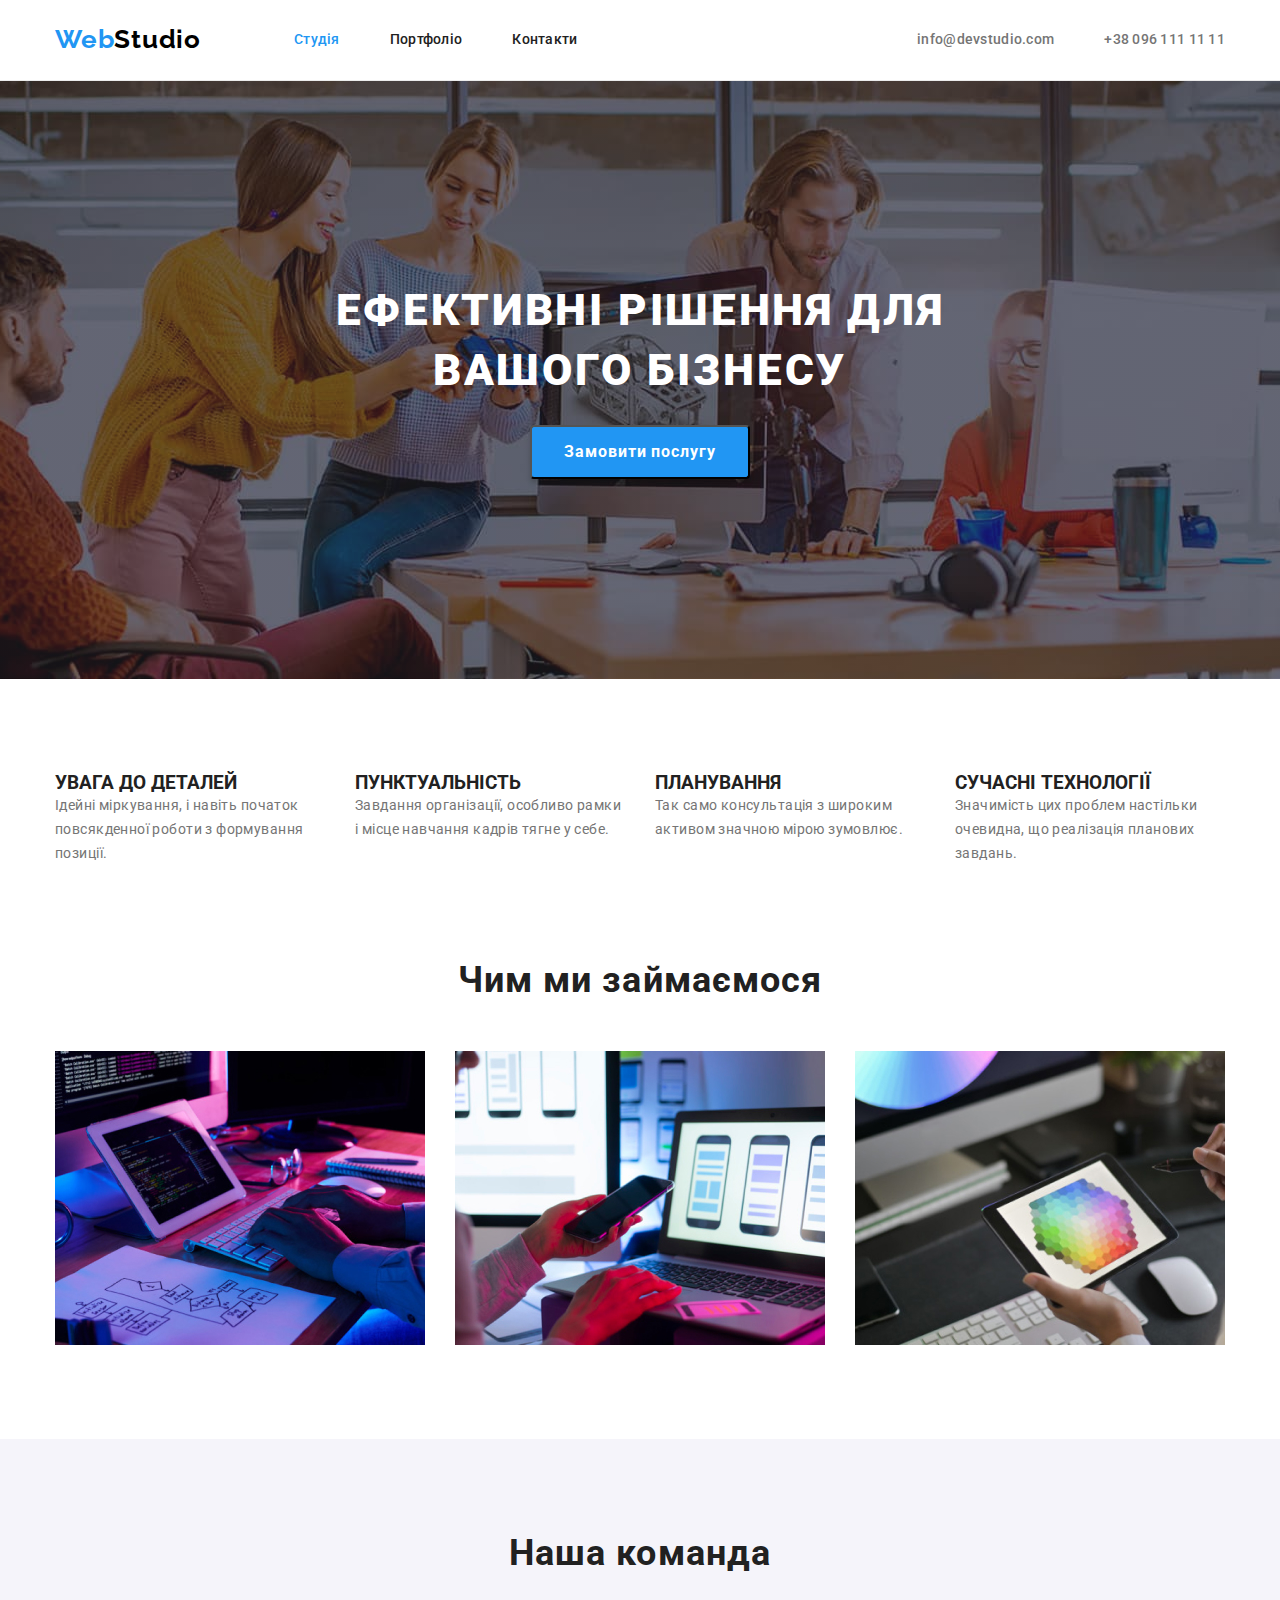
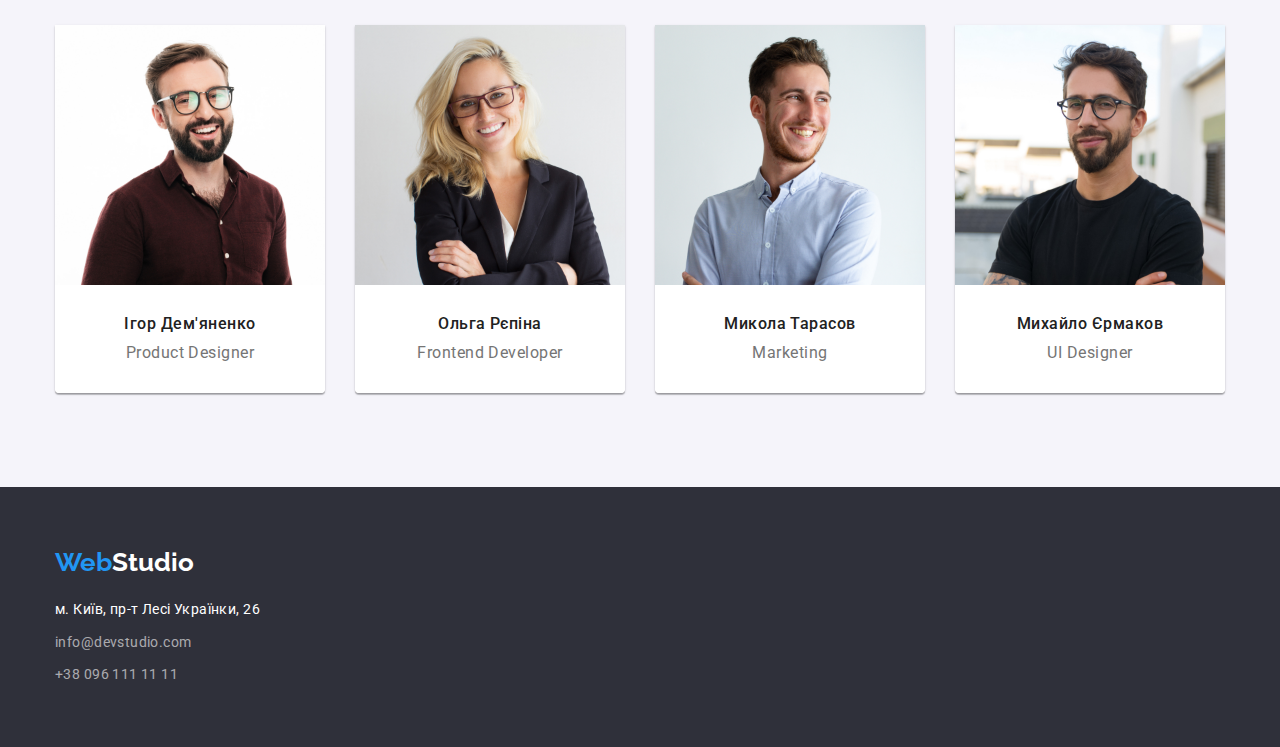
<file: index.html>
<!DOCTYPE html>
<html lang="en">
  <head>
    <meta charset="UTF-8" />
    <meta http-equiv="X-UA-Compatible" content="IE=edge" />
    <meta name="viewport" content="width=device-width, initial-scale=1.0" />
    <title>Document</title>

    <link rel="preconnect" href="https://fonts.googleapis.com" />
    <link rel="preconnect" href="https://fonts.gstatic.com" crossorigin />
    <link
      href="https://fonts.googleapis.com/css2?family=Raleway:wght@700&family=Roboto:wght@400;500;700;900&display=swap"
      rel="stylesheet"
    />
    <link
      rel="stylesheet"
      href="https://cdnjs.cloudflare.com/ajax/libs/modern-normalize/1.1.0/modern-normalize.min.css"
    />
    <link rel="stylesheet" href="./css/styles.css" />
  </head>

  <body>
    <!---Хедер-->
    <header class="header">
      <!---Навігація-->
      <div class="container container-nav">
        <nav class="nav">
          <a class="logo-heder" href="./index.html"><span class="logo-web">Web</span>Studio</a>
          <ul class="ul-none siti-nav">
            <li class="item"><a href="" class="link current">Студія</a></li>
            <li class="item"><a href="portfolio.html" class="link">Портфоліо</a></li>
            <li class="item"><a href="" class="link">Контакти</a></li>
          </ul>
        </nav>
        <ul class="ul-none siti-links">
          <li class="item">
            <a href="mailto:info@devstudio.com" class="links"> info@devstudio.com</a>
          </li>
          <li class="item"><a  href="tel:+380961111111"  class="links ">+38 096 111 11 11</a></li>
        </ul>
      </div>
    </header>
    <main>
      <!---section1-->
      <section class="section-One">
        <div class="container-hero container">
          <h1 class="title-h1">Ефективні рішення для вашого бізнесу</h1>

          <button class="button-section1" type="button">Замовити послугу</button>
        </div>
      </section>

      <!--section2-->
      <section class="cection-2 section">
        
        <h2 class="h2-off">переваги</h2>
        <div class="container-cection2 container">
          <ul class="ul-none ul-2">
            <li class="item ">
              <h3 class="section-h3">УВАГА ДО ДЕТАЛЕЙ</h3>
              <p class="paragraph-s2">
                Ідейні міркування, і навіть початок повсякденної роботи з формування позиції.
              </p>
            </li>
            <li class="item ">
              <h3 class="section-h3">ПУНКТУАЛЬНІСТЬ</h3>
              <p class="paragraph-s2">
                Завдання організації, особливо рамки і місце навчання кадрів тягне у себе.
              </p>
            </li>
            <li class="item ">
              <h3 class="section-h3">ПЛАНУВАННЯ</h3>
              <p class="paragraph-s2">
                Так само консультація з широким активом значною мірою зумовлює.
              </p>
            </li>
            <li class="item ">
              <h3 class="section-h3">СУЧАСНІ ТЕХНОЛОГІЇ</h3>
              <p class="paragraph-s2">
                Значимість цих проблем настільки очевидна, що реалізація планових завдань.
              </p>
            </li>
          </ul>
        </div>
      </section>
      <!--sectoin3 practice-->
      <section class="section section-practice">
        <div class="container">
        <h2 class="practice">Чим ми займаємося</h2>
        <ul class="ul-none ul-practice">
          <li class="pfoto-practice"><img src="./images/img.jpg" alt="programer-working-his-desk" width="370" /></li>
          <li class="pfoto-practice">
            <img
              src="./images/img(1).jpg"
              alt="team-creators-is-working-interface-mobile"
              width="370"
            />
          </li>
          <li class="pfoto-practice">
            <img src="./images/img(2).jpg" alt="working-colour-selection-graphic-" width="370" />
          </li>
        </ul>
        </div>
      </section>
      <!--section4-->
      
      <section class="team section">
        <div class="container div-team">
        <h2 class="team-title">Наша команда</h2>
        <ul class="ul-none ul-team  ">
          <li class="li-team">
            <img src="./images/photo.jpg" alt="Ігор Дем'яненко" width="270" />
           <div class="team-div">
            <h3 class="team-name">Ігор Дем'яненко</h3>
            <p class="team-text">Product Designer</p>
           </div>
          </li>

          <li class="li-team">
            <img src="./images/photo1.jpg" alt="Ольга Рєпіна" width="270" />
            <div class="team-div">
            <h3 class="team-name">Ольга Рєпіна</h3>
            <p class="team-text">Frontend Developer</p>
          </div>
          </li>
          <li class="li-team">
            <img src="./images/photo2.jpg" alt="Микола Тарасов" width="270" />
           <div class="team-div">
            <h3 class="team-name">Микола Тарасов</h3>
            <p class="team-text">Marketing</p>
         </div>
          </li>
          <li class="li-team">
            <img src="./images/photo3.jpg" alt="Михайло Єрмаков" width="270" />
           <div class="team-div">
            <h3 class="team-name">Михайло Єрмаков</h3>
            <p class="team-text">UI Designer</p>
          </div>
          </li>
        </ul>
        </div>
      </section>
      </div>
    </main>
    <!--футер-->
   <footer class="footer   ">
      <div class="container-footer container ">
      <a class="logo" href="./index.html"><span class="logo-web">Web</span>Studio</a>
      <address class="address">
        <ul class="ul-none address-futer">
          <li class="contacts-link">
            <a
              href="https://goo.gl/maps/BcVrPr2ajhjNkVCZA"
              target="_blank"
              rel="noopener noreferrer"
              class="address-k"
            >
              м. Київ, пр-т Лесі Українки, 26</a
            >
          </li>
          <li class="contacts-link">
            <a href="mailto:info@devstudio.com" class="mail">info@devstudio.com</a>
          </li>
          <li class="contacts-link">
            <a href="tel:+380961111111" class="tel">+38 096 111 11 11 </a>
          </li>
        </ul>
        
      </address>
    </div>
    </footer>
  </body>
</html>
</file>
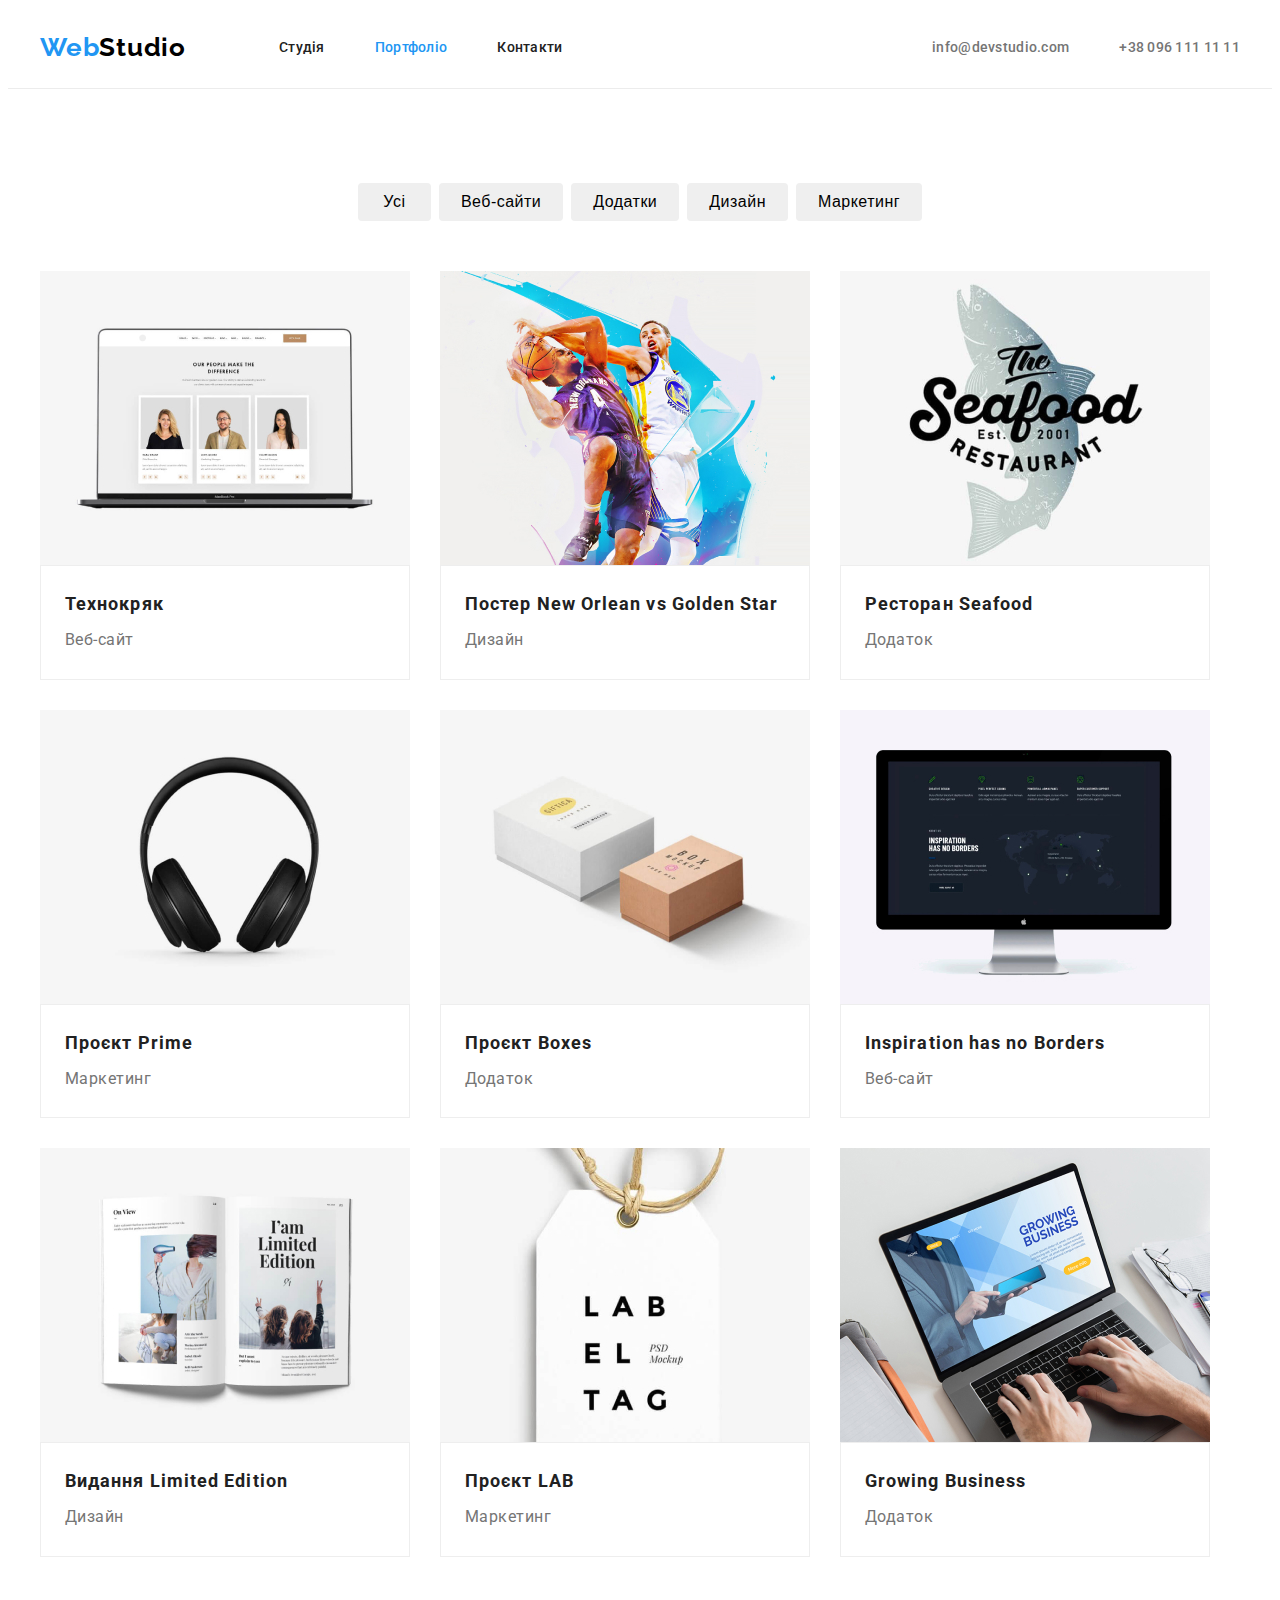
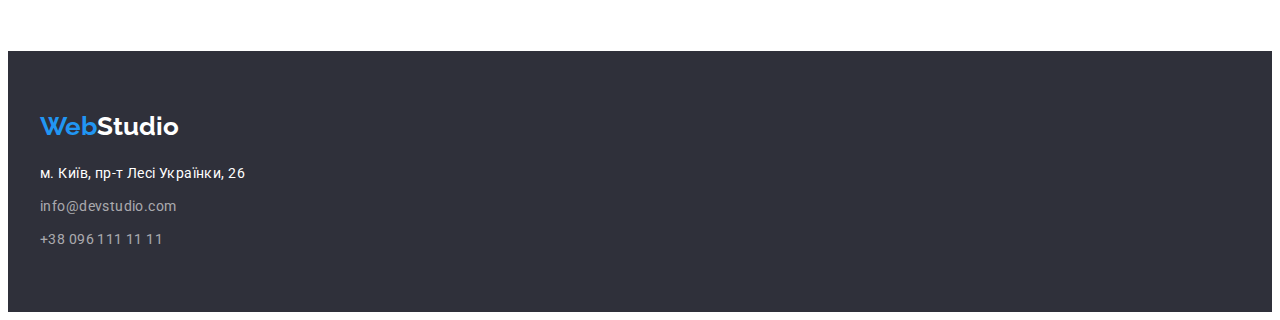
<file: portfolio.html>
<!DOCTYPE html>
<html lang="en">
  <head>
    <meta charset="UTF-8" />
    <meta http-equiv="X-UA-Compatible" content="IE=edge" />
    <meta name="viewport" content="width=device-width, initial-scale=1.0" />
    <title>Document</title>
    <link rel="preconnect" href="https://fonts.googleapis.com" />
    <link rel="preconnect" href="https://fonts.gstatic.com" crossorigin />
    <link
      href="https://fonts.googleapis.com/css2?family=Raleway:wght@700&family=Roboto:wght@400;500;700;900&display=swap"
      rel="stylesheet"
    />
    <link rel="stylesheet" href="./css/styles.css" />
  </head>
  <body>
    <header class="header">
      <!---Навігація-->
      <div class="container container-nav">
        <nav class="nav">
          <a class="logo-heder" href="./index.html"><span class="logo-web">Web</span>Studio</a>
          <ul class="ul-none siti-nav">
            <li class="item"><a href="./index.html" class="link">Студія</a></li>
            <li class="item"><a href="portfolio.html" class="link current">Портфоліо</a></li>
            <li class="item"><a href="" class="link">Контакти</a></li>
          </ul>
        </nav>
        <ul class="ul-none siti-links">
          <li class="item">
            <a href="mailto:info@devstudio.com" class="links">info@devstudio.com</a>
          </li>
          <li class="item"><a href="tel:+380961111111" class="links">+38 096 111 11 11</a></li>
        </ul>
      </div>
    </header>
    <!---кнопки портфоліо-->
    <main class="section-main section">
      <div class="container-portfolio container">
        <ul class="ul-none btn-portfolio">
          <li class="btns"><button class="btn" type="button">Усі</button></li>
          <li class="btns"><button class="btn" type="button">Веб-сайти</button></li>
          <li class="btns"><button class="btn" type="button">Додатки</button></li>
          <li class="btns"><button class="btn" type="button">Дизайн</button></li>
          <li class="btns"><button class="btn" type="button">Маркетинг</button></li>
        </ul>

        <!--Портфоліо--->
        <h1 class="h2-off">порфоліо фото</h1>

        <ul class="ul-none portfolio-ul">
          <li class="portfolio-li">
            <img src="./images/portfolio/img.jpg" width="370" alt="Технокряк" />

            <div class="content-photo">
              <h2 class="title">Технокряк</h2>
              <p class="paragraph">Веб-сайт</p>
            </div>
          </li>
          <li class="portfolio-li">
            <img src="./images/portfolio/img(1).jpg" width="370" alt="" />
            <div class="content-photo">
              <h2 class="title">Постер New Orlean vs Golden Star</h2>
              <p class="paragraph">Дизайн</p>
            </div>
          </li>
          <li class="portfolio-li">
            <img src="./images/portfolio/img(2).jpg" width="370" alt="" />
            <div class="content-photo">
              <h2 class="title">Ресторан Seafood</h2>
              <p class="paragraph">Додаток</p>
            </div>
          </li>
          <li class="portfolio-li">
            <img src="./images/portfolio/img(3).jpg" width="370" alt="" />
            <div class="content-photo">
              <h2 class="title">Проєкт Prime</h2>
              <p class="paragraph">Маркетинг</p>
            </div>
          </li>
          <li class="portfolio-li">
            <img src="./images/portfolio/img(4).jpg" width="370" alt="" />
            <div class="content-photo">
              <h2 class="title">Проєкт Boxes</h2>
              <p class="paragraph">Додаток</p>
            </div>
          </li>
          <li class="portfolio-li">
            <img src="./images/portfolio/img(5).jpg" width="370" alt="" />
            <div class="content-photo">
              <h2 class="title">Inspiration has no Borders</h2>
              <p class="paragraph">Веб-сайт</p>
            </div>
          </li>
          <li class="portfolio-li">
            <img src="./images/portfolio/img(6).jpg" width="370" alt="" />
            <div class="content-photo">
              <h2 class="title">Видання Limited Edition</h2>
              <p class="paragraph">Дизайн</p>
            </div>
          </li>
          <li class="portfolio-li">
            <img src="./images/portfolio/img(7).jpg" width="370" alt="" />
            <div class="content-photo">
              <h2 class="title">Проєкт LAB</h2>
              <p class="paragraph">Маркетинг</p>
            </div>
          </li>
          <li class="portfolio-li">
            <img src="./images/portfolio/img(8).jpg" width="370" alt="" />
            <div class="content-photo">
              <h2 class="title">Growing Business</h2>
              <p class="paragraph">Додаток</p>
            </div>
          </li>
        </ul>
      </div>
    </main>
    <!---Футер-->

    <footer class="footer">
      <div class="container-footer container">
        <a class="logo" href="./index.html"><span class="logo-web">Web</span>Studio</a>
        <address class="address">
          <ul class="ul-none address-futer">
            <li class="contacts-link">
              <a
                href="https://goo.gl/maps/BcVrPr2ajhjNkVCZA"
                target="_blank"
                rel="noopener noreferrer"
                class="address-k"
              >
                м. Київ, пр-т Лесі Українки, 26</a
              >
            </li>
            <li class="contacts-link">
              <a href="mailto:info@devstudio.com" class="mail">info@devstudio.com</a>
            </li>
            <li class="contacts-link">
              <a href="tel:+380961111111" class="tel">+38 096 111 11 11 </a>
            </li>
          </ul>
        </address>
      </div>
    </footer>
  </body>
</html>
</file>
<file: css/styles.css>
/* primary text color: #212121 */
/* secondary text color: #757575 */
/* text color: #000000 */
/* hero and footer backgound: #2F303A; */
/* background secondary color: #F5F4FA */
/* background header color : #ffffff */
/* accent color: #2196f3 */

:root {
  --primary-text-color: #212121;
  --secondary-text-color: #757575;
  --text-color: #000000;
  --hero-backgound: #2f303a;
  --background-main-color: #ffffff;
  --background-secondary-color: #f5f4fa;
  --accent-color: #2196f3;
}

p,
h1,
h2,
h3,
h4,
h5,
h6 {
  margin: 0;
  padding: 0;
}
img {
  display: block;
}
ul {
  margin: 0;
  padding: 0;
}

body {
  font-family: 'Roboto', sans-serif;
  font-style: normal;
  color: var(--primary-text-color);
  background-color: var(--background-main-color);
}
.container {
  width: 1200px;
  margin-left: auto;
  margin-right: auto;
  padding-left: 15px;
  padding-right: 15px;
}
.section {
  padding-top: 94px;
  padding-bottom: 94px;
}

/* хедер */
.header {
  border-bottom: 1px solid#ECECEC;
}

.nav {
  align-items: center;
  display: flex;
}
.ul-none .link.current {
  color: var(--accent-color);
}
/* навігація хедера */
.container-nav {
  display: flex;
}
.siti-nav {
  display: flex;
}
.siti-links {
  display: flex;
  align-items: center;
  margin-left: auto;
}
.siti-nav .item + .item {
  margin-left: 50px;
}
.siti-links .item + .item {
  margin-left: 50px;
}

.link {
  display: block;
  padding-top: 32px;
  padding-bottom: 32px;
  font-weight: 500;
  font-size: 14px;
  line-height: 1.14;
  letter-spacing: 0.02em;
  color: var(--primary-text-color);
  text-decoration-line: none;
}

.links {
  display: block;
  padding-top: 32px;
  padding-bottom: 32px;

  font-weight: 500;
  font-size: 14px;
  line-height: 1.14;
  letter-spacing: 0.02em;
  text-decoration-line: none;
  color: var(--secondary-text-color);
}

.link:hover,
.link:focus {
  color: var(--accent-color);
}
.links:hover,
.links:focus {
  color: var(--accent-color);
}

.logo-heder {
  font-family: 'Raleway';
  font-style: normal;
  font-weight: 700;
  font-size: 26px;
  line-height: 1.2;
  letter-spacing: 0.03em;
  color: var(--text-color);
  text-decoration-line: none;
  margin-right: 93px;
}

/* перша секція */
.section-One {
  background-color: var(--hero-backgound);
  background-image: linear-gradient(rgba(47, 48, 58, 0.4), rgba(47, 48, 58, 0.4)),
    url('../images/background/fon.jpg');

  background-repeat: no-repeat;
  background-position: center;
}
.container-hero {
  padding-top: 200px;
  padding-bottom: 200px;
  text-align: center;
  margin-left: auto;
  margin-right: auto;
}
.title-h1 {
  width: 696px;
  font-weight: 900;
  font-size: 44px;
  line-height: 1.36;
  text-align: center;
  letter-spacing: 0.06em;
  text-transform: uppercase;
  color: var(--background-main-color);
  margin-left: auto;
  margin-right: auto;
  margin-bottom: 24px;
}
.button-section1 {
  font-weight: 700;
  font-size: 16px;
  line-height: 30px;

  letter-spacing: 0.06em;
  color: var(--background-main-color);
  background: var(--accent-color);
  box-shadow: 0px 4px 4px rgba(0, 0, 0, 0.15);
  border-radius: 4px;
  cursor: pointer;
  border-radius: 4px;
  padding: 10px 32px;
}

.button-section1 :hover :focus {
  background-color: var(--accent-color);
}
/* друга секція */
.container-cection2 {
}

.ul-2 .item + .item {
  margin-left: 30px;
}

.ul-2 {
  display: flex;
  flex-wrap: wrap;
}
.ul-2 .item {
  width: 270px;
}
.cection-2 {
  background: var(--background-main-color);
}
.cection-h3 {
  font-weight: 700;
  font-size: 14px;
  line-height: 1.14;
  letter-spacing: 0.03em;
  text-transform: uppercase;

  color: #212121;
}
.paragraph-s2 {
  font-size: 14px;
  line-height: 1.7;
  letter-spacing: 0.03em;

  color: var(--secondary-text-color);
}
/* третя секція */
.practice {
  text-align: center;
  margin-bottom: 50px;
}
.section-practice {
  padding-top: 0%;
}
.ul-practice {
  display: flex;
}
.ul-practice .pfoto-practice + .pfoto-practice {
  margin-left: 30px;
}

.practice {
  font-weight: 700;
  font-size: 36px;
  line-height: 1.16;
  text-align: center;
  letter-spacing: 0.03em;
}
/* четверта секція */
.div-team {
  background-color: var(--background-secondary-color);
}
.ul-team {
  display: flex;
  flex-wrap: wrap;

  border-radius: 0px 0px 4px 4px;
}
.ul-team .li-team + .li-team {
  margin-left: 30px;
}
.li-team {
  box-shadow: 0px 1px 3px rgba(0, 0, 0, 0.12), 0px 1px 1px rgba(0, 0, 0, 0.14),
    0px 2px 1px rgba(0, 0, 0, 0.2);
  border-radius: 0px 0px 4px 4px;
  overflow: hidden;
}
.team-div {
  background-color: var(--background-main-color);
}
.team {
  background: var(--background-secondary-color);
}
.team-title {
  font-weight: 700;
  font-size: 36px;
  line-height: 1.16;
  text-align: center;
  letter-spacing: 0.03em;
  padding-bottom: 50px;
  color: var(--primary-text-color);
}
.team-name {
  margin-bottom: 10px;
  padding-top: 30px;
  font-weight: 500;
  font-size: 16px;
  line-height: 1.18;
  text-align: center;
  letter-spacing: 0.03em;
  color: var(--primary-text-color);
}
.team-text {
  padding-bottom: 30px;
  font-size: 16px;
  line-height: 1.18;
  text-align: center;
  letter-spacing: 0.03em;

  color: var(--secondary-text-color);
}
/* футер */
.container-footer {
  padding-top: 60px;
  padding-bottom: 60px;
}
.footer {
  background: var(--hero-backgound);
}
.address-futer {
  margin-top: 20px;
}
.address {
  font-style: inherit;
}
.contacts-link:not(:last-child) {
  margin-bottom: 9px;
}
.address-k {
  padding-bottom: 9px;
  font-weight: 400;
  font-size: 14px;
  line-height: 1.7;
  letter-spacing: 0.03em;
  color: var(--background-main-color);
  text-decoration: none;
}
.mail {
  font-weight: 400;
  font-size: 14px;
  line-height: 1.7;
  letter-spacing: 0.03em;

  color: rgba(255, 255, 255, 0.6);
  text-decoration: none;
}
.tel {
  font-weight: 400;
  font-size: 14px;
  line-height: 1.7;
  letter-spacing: 0.03em;

  color: rgba(255, 255, 255, 0.6);
  text-decoration-line: none;
}
.tel:hover,
.tel:focus {
  color: var(--accent-color);
}
.mail:hover,
.mail:focus {
  color: var(--accent-color);
}
.logo {
  font-family: 'Raleway';
  font-style: normal;
  font-weight: 700;
  font-size: 26px;
  line-height: 31px;
  color: var(--background-main-color);
  text-decoration-line: none;
}
.logo-web {
  color: var(--accent-color);
}
/*--- портфоліо--- */
/* секція кнопок */
.container-portfolio {
}
.btn-portfolio {
  display: flex;
  margin-bottom: 50px;
  justify-content: center;
}

.btn {
  display: inline-block;
  padding: 6px 22px 6px 22px;
  font-weight: 500;
  font-size: 16px;
  line-height: 1.62;
  text-align: center;
  letter-spacing: 0.03em;
  cursor: pointer;
  border-radius: 4px;
  border: 0;
  min-width: 73px;
}
.btn-portfolio .btns + .btns {
  margin-left: 8px;
}

.btn:hover,
.btn:focus {
  background: var(--accent-color);
  color: var(--background-secondary-color);
  box-shadow: 0px 3px 1px rgba(0, 0, 0, 0.1), 0px 1px 2px rgba(0, 0, 0, 0.08),
    0px 2px 2px rgba(0, 0, 0, 0.12);
}
.section-main {
  padding-top: 94px;
}
/* фото галерея */
.portfolio-ul {
  display: flex;
  flex-wrap: wrap;
}
.portfolio-li:nth-child(-n + 9) {
  margin-right: 30px;
  margin-bottom: 30px;
}
.portfolio-li:nth-last-child(-n + 3) {
  margin-bottom: 0px;
}
.portfolio-li:nth-child(3n) {
  margin-right: 0;
}
.content-photo {
  padding: 20px 24px;

  background: #ffffff;
  border: 1px solid #eeeeee;
}

.title {
  padding-bottom: 4px;
  font-weight: 700;
  font-size: 18px;
  line-height: 2;
  letter-spacing: 0.06em;

  color: var(--primary-text-color);
}

.paragraph {
  padding-bottom: 4px;
  font-weight: 400;
  font-size: 16px;
  line-height: 1.8;
  letter-spacing: 0.03em;

  color: var(--secondary-text-color);
}

.ul-none {
  list-style: none;
}

.h2-off {
  position: absolute;
  white-space: nowrap;
  width: 1px;
  height: 1px;
  overflow: hidden;
  border: 0;
  padding: 0;
  clip: rect(0 0 0 0);
  clip-path: inset(50%);
  margin: -1px;
}
</file>
